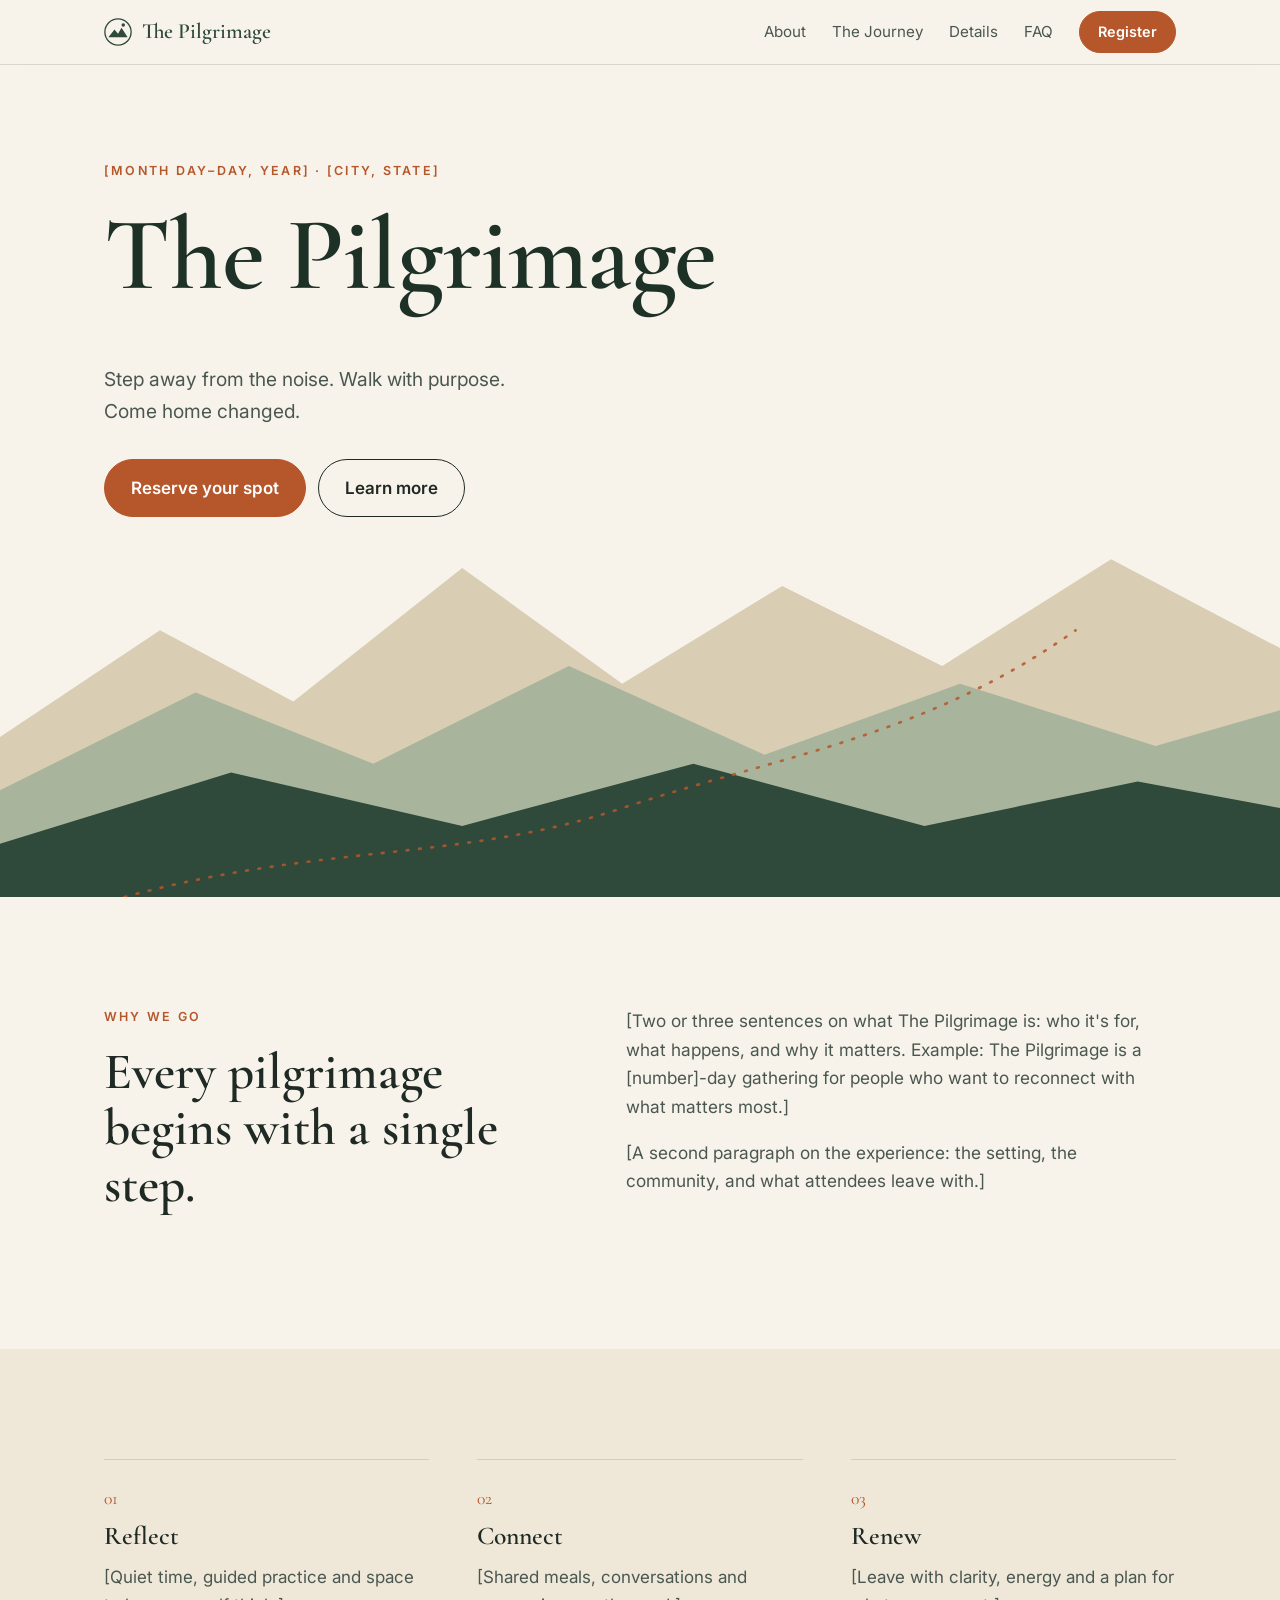
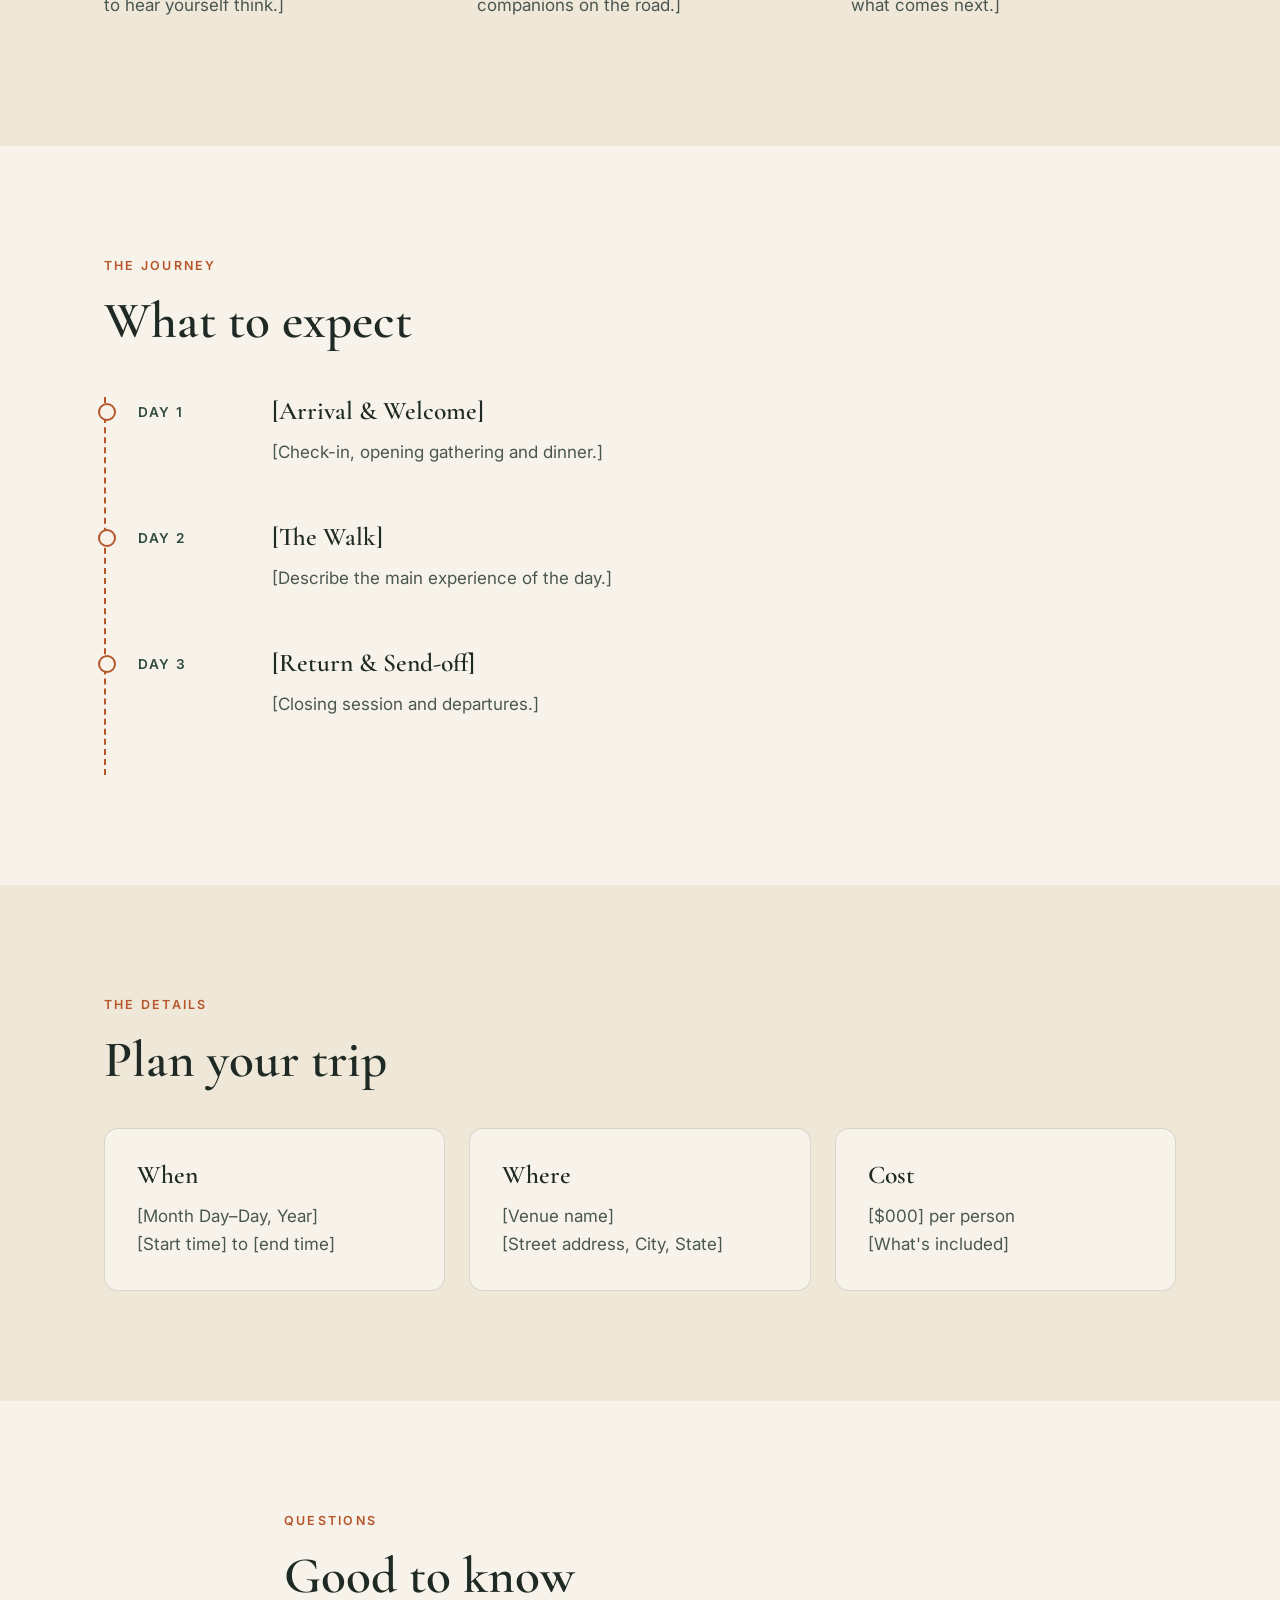
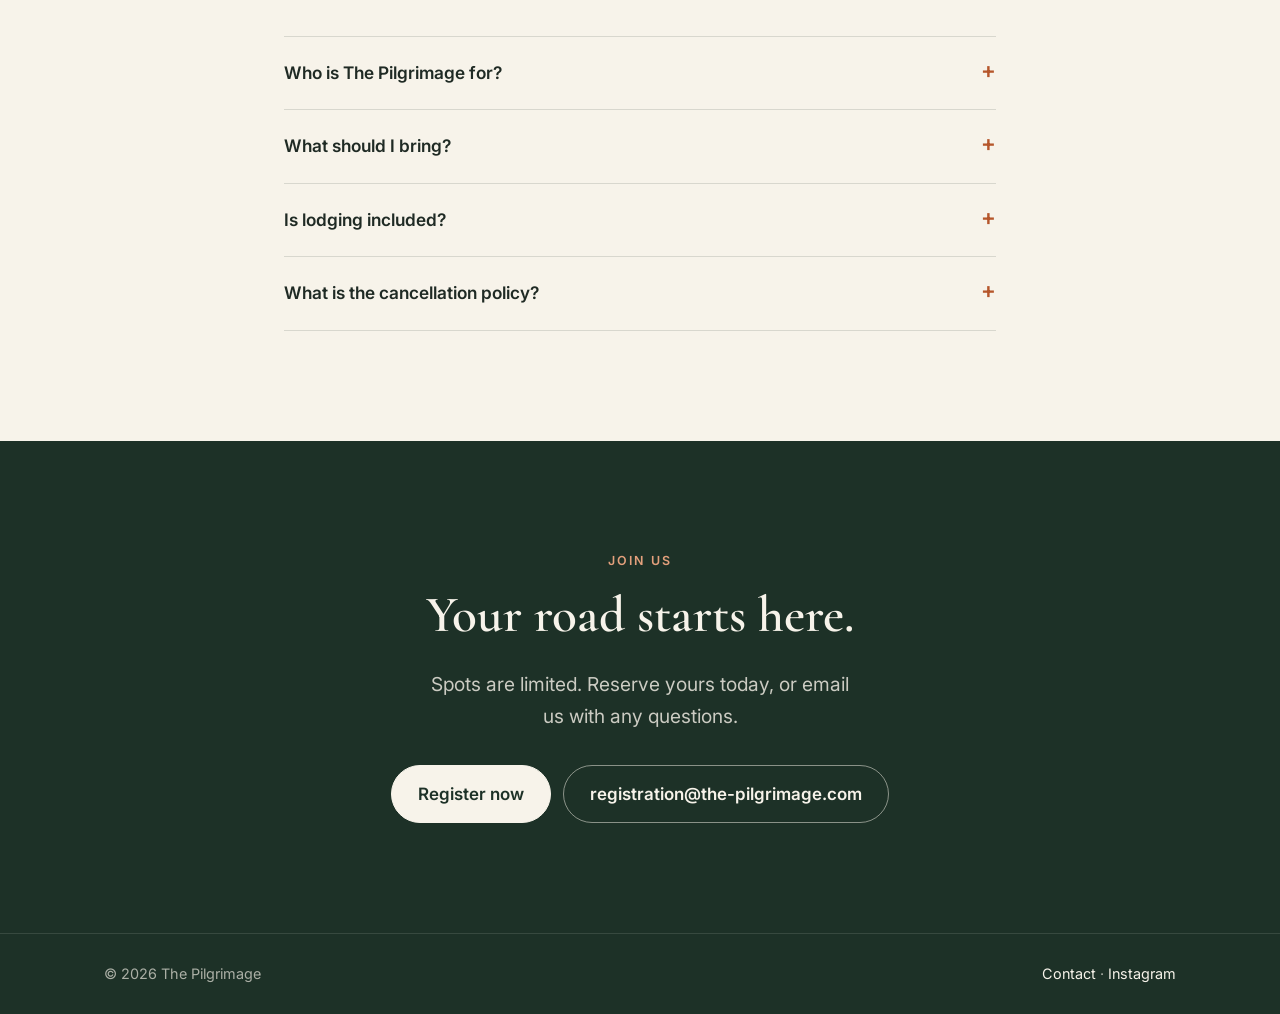
<file: pilgrimage-landing/index.html>
<!doctype html>
<html lang="en">
<head>
  <meta charset="utf-8">
  <meta name="viewport" content="width=device-width, initial-scale=1">
  <!-- ==========================================================
       EDIT ME: anything in [square brackets] is a placeholder.
       Search this file for "[" to find every spot to fill in.
       ========================================================== -->
  <title>The Pilgrimage</title>
  <meta name="description" content="The Pilgrimage: a journey of [purpose]. [Dates] · [Location]. Register today.">
  <meta property="og:title" content="The Pilgrimage">
  <meta property="og:description" content="A journey worth taking. [Dates] · [Location].">
  <meta property="og:type" content="website">
  <meta property="og:url" content="https://the-pilgrimage.com/">
  <link rel="icon" href="favicon.svg" type="image/svg+xml">
  <link rel="preconnect" href="https://fonts.googleapis.com">
  <link rel="preconnect" href="https://fonts.gstatic.com" crossorigin>
  <link href="https://fonts.googleapis.com/css2?family=Cormorant+Garamond:ital,wght@0,500;0,600;1,500&family=Inter:wght@400;500;600&display=swap" rel="stylesheet">
  <link rel="stylesheet" href="styles.css">
</head>
<body>

<header class="nav">
  <div class="wrap nav-inner">
    <a class="brand" href="#top" aria-label="The Pilgrimage home">
      <svg viewBox="0 0 32 32" width="28" height="28" aria-hidden="true"><circle cx="16" cy="16" r="15" fill="none" stroke="currentColor" stroke-width="1.5"/><path d="M5 22 L12 13 L16 18 L20 11 L27 22 Z" fill="currentColor"/><circle cx="22" cy="8" r="2" fill="currentColor"/></svg>
      <span>The Pilgrimage</span>
    </a>
    <nav class="nav-links" aria-label="Main">
      <a href="#about">About</a>
      <a href="#journey">The Journey</a>
      <a href="#details">Details</a>
      <a href="#faq">FAQ</a>
      <a class="btn btn-sm" href="#register">Register</a>
    </nav>
  </div>
</header>

<main id="top">

  <!-- HERO -->
  <section class="hero">
    <div class="hero-bg" aria-hidden="true">
      <svg viewBox="0 0 1440 600" preserveAspectRatio="xMidYMax slice">
        <path class="m3" d="M0 420 L180 300 L330 380 L520 230 L700 360 L880 250 L1060 340 L1250 220 L1440 320 L1440 600 L0 600Z"/>
        <path class="m2" d="M0 480 L220 370 L420 450 L640 340 L860 440 L1080 360 L1300 430 L1440 390 L1440 600 L0 600Z"/>
        <path class="m1" d="M0 540 L260 460 L520 520 L780 450 L1040 520 L1280 470 L1440 500 L1440 600 L0 600Z"/>
        <path class="trail" d="M140 600 C 360 540, 520 560, 700 500 S 1040 420, 1210 300"/>
      </svg>
    </div>
    <div class="wrap hero-content">
      <p class="eyebrow">[Month Day–Day, Year] · [City, State]</p>
      <h1>The Pilgrimage</h1>
      <p class="lede">Step away from the noise. Walk with purpose. Come home changed.</p>
      <div class="cta-row">
        <a class="btn" href="#register">Reserve your spot</a>
        <a class="btn btn-ghost" href="#about">Learn more</a>
      </div>
    </div>
  </section>

  <!-- ABOUT -->
  <section id="about" class="section">
    <div class="wrap two-col">
      <div>
        <p class="eyebrow">Why we go</p>
        <h2>Every pilgrimage begins with a single step.</h2>
      </div>
      <div class="prose">
        <p>[Two or three sentences on what The Pilgrimage is: who it's for, what happens, and why it matters. Example: The Pilgrimage is a [number]-day gathering for people who want to reconnect with what matters most.]</p>
        <p>[A second paragraph on the experience: the setting, the community, and what attendees leave with.]</p>
      </div>
    </div>
  </section>

  <!-- PILLARS -->
  <section class="section alt">
    <div class="wrap">
      <div class="pillars">
        <article>
          <span class="num">01</span>
          <h3>Reflect</h3>
          <p>[Quiet time, guided practice and space to hear yourself think.]</p>
        </article>
        <article>
          <span class="num">02</span>
          <h3>Connect</h3>
          <p>[Shared meals, conversations and companions on the road.]</p>
        </article>
        <article>
          <span class="num">03</span>
          <h3>Renew</h3>
          <p>[Leave with clarity, energy and a plan for what comes next.]</p>
        </article>
      </div>
    </div>
  </section>

  <!-- JOURNEY / SCHEDULE -->
  <section id="journey" class="section">
    <div class="wrap">
      <p class="eyebrow">The journey</p>
      <h2>What to expect</h2>
      <ol class="timeline">
        <li>
          <span class="day">Day 1</span>
          <div><h3>[Arrival &amp; Welcome]</h3><p>[Check-in, opening gathering and dinner.]</p></div>
        </li>
        <li>
          <span class="day">Day 2</span>
          <div><h3>[The Walk]</h3><p>[Describe the main experience of the day.]</p></div>
        </li>
        <li>
          <span class="day">Day 3</span>
          <div><h3>[Return &amp; Send-off]</h3><p>[Closing session and departures.]</p></div>
        </li>
      </ol>
    </div>
  </section>

  <!-- DETAILS -->
  <section id="details" class="section alt">
    <div class="wrap">
      <p class="eyebrow">The details</p>
      <h2>Plan your trip</h2>
      <div class="cards">
        <div class="card">
          <h3>When</h3>
          <p>[Month Day–Day, Year]<br>[Start time] to [end time]</p>
        </div>
        <div class="card">
          <h3>Where</h3>
          <p>[Venue name]<br>[Street address, City, State]</p>
        </div>
        <div class="card">
          <h3>Cost</h3>
          <p>[$000] per person<br>[What's included]</p>
        </div>
      </div>
    </div>
  </section>

  <!-- FAQ -->
  <section id="faq" class="section">
    <div class="wrap narrow">
      <p class="eyebrow">Questions</p>
      <h2>Good to know</h2>
      <details>
        <summary>Who is The Pilgrimage for?</summary>
        <p>[Answer.]</p>
      </details>
      <details>
        <summary>What should I bring?</summary>
        <p>[Answer.]</p>
      </details>
      <details>
        <summary>Is lodging included?</summary>
        <p>[Answer.]</p>
      </details>
      <details>
        <summary>What is the cancellation policy?</summary>
        <p>[Answer.]</p>
      </details>
    </div>
  </section>

  <!-- REGISTER -->
  <section id="register" class="section register">
    <div class="wrap narrow center">
      <p class="eyebrow">Join us</p>
      <h2>Your road starts here.</h2>
      <p class="lede">Spots are limited. Reserve yours today, or email us with any questions.</p>
      <div class="cta-row center">
        <!-- Swap this href for your ticketing / registration link (Eventbrite, Stripe, Google Form, etc.) -->
        <a class="btn btn-light" href="mailto:registration@the-pilgrimage.com?subject=Pilgrimage%20Registration">Register now</a>
        <a class="btn btn-ghost-light" href="mailto:registration@the-pilgrimage.com">registration@the-pilgrimage.com</a>
      </div>
    </div>
  </section>

</main>

<footer class="footer">
  <div class="wrap footer-inner">
    <p>© <span id="yr">2026</span> The Pilgrimage</p>
    <p><a href="mailto:registration@the-pilgrimage.com">Contact</a> · <a href="[https://instagram.com/yourhandle]">Instagram</a></p>
  </div>
</footer>

<script>document.getElementById('yr').textContent = new Date().getFullYear();</script>
</body>
</html>
</file>
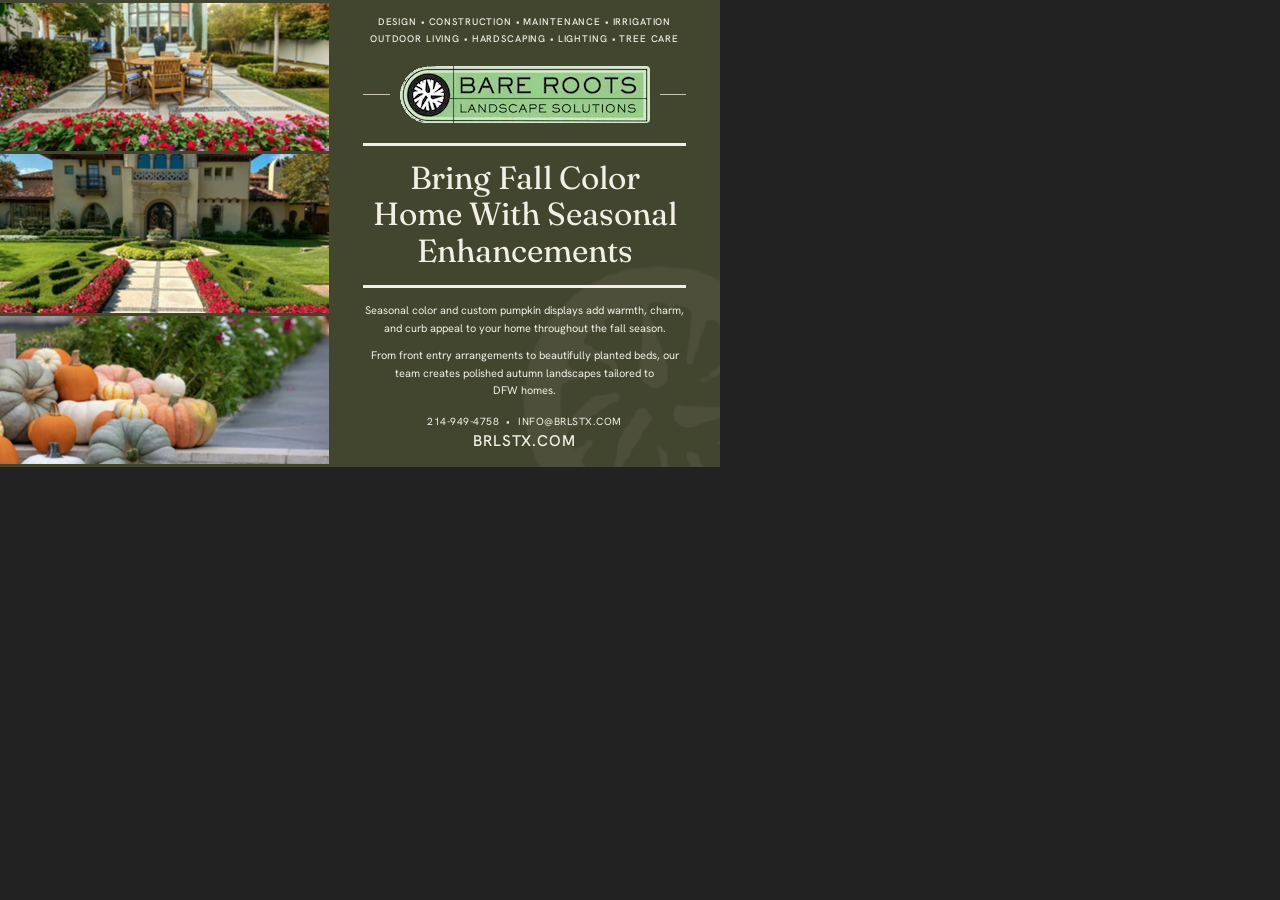
<file: bare-roots-fall-flyer/flyer.html>
<!doctype html>
<html lang="en">
<head>
<meta charset="utf-8">
<meta name="viewport" content="width=device-width, initial-scale=1">
<title>Bare Roots Fall Flyer</title>
<link rel="preconnect" href="https://fonts.googleapis.com">
<link rel="preconnect" href="https://fonts.gstatic.com" crossorigin>
<link href="https://fonts.googleapis.com/css2?family=Fraunces:opsz,wght@9..144,400;9..144,500&family=Hanken+Grotesk:wght@400;500;600&display=swap" rel="stylesheet">
<style>
  :root {
    --olive: #42462f;      /* Bare Roots olive band */
    --olive-deep: #363a26;
    --green: #6b7c3e;
    --cream: #f2efe6;
    --sage: #c4d7bb;       /* logo badge green */
    --rule: #e9e4d4;
  }
  * { box-sizing: border-box; margin: 0; padding: 0; }
  html, body { background: #222; }
  .flyer {
    width: 720px; height: 467px;
    display: grid; grid-template-columns: 329px 1fr;
    background: var(--olive);
    font-family: 'Hanken Grotesk', sans-serif;
    color: var(--cream);
    overflow: hidden; position: relative;
  }
  .photos { display: grid; grid-template-rows: 148px 159px 148px; row-gap: 3px; padding: 3px 0 3px; background: var(--olive); }
  .photos div { background-size: cover; background-position: center; }
  .p1 { background-image: url(images/photo-1-patio-fall.jpg); }
  .p2 { background-image: url(images/photo-2-garden-fall.jpg); }
  .p3 { background-image: url(images/photo-3-pumpkins.jpg); }

  .panel { position: relative; padding: 14px 34px 16px; text-align: center; display: flex; flex-direction: column; align-items: center; }
  .watermark { position: absolute; right: -80px; bottom: -80px; width: 290px; height: 290px; opacity: .06; pointer-events: none; }
  .services { font-size: 9.6px; letter-spacing: .09em; line-height: 1.75; font-weight: 500; text-transform: uppercase; }
  .logo-rule { display: flex; align-items: center; gap: 10px; width: 100%; margin-top: 18px; }
  .logo-rule::before, .logo-rule::after { content: ""; flex: 1; height: 1px; background: var(--rule); opacity: .8; }
  .logo { display: block; width: 250px; height: auto; flex: none; border-radius: 4px; }
  .bar { width: 100%; height: 3px; background: var(--cream); margin: 20px 0 14px; }
  h1 { font-family: 'Fraunces', serif; font-weight: 400; font-size: 32px; line-height: 1.15; }
  .bar2 { width: 100%; height: 3px; background: var(--cream); margin: 15px 0 14px; }
  p { font-size: 11px; line-height: 1.6; max-width: 336px; }
  p + p { margin-top: 10px; }
  .contact { margin-top: auto; padding-top: 6px; font-size: 10.4px; letter-spacing: .05em; }
  .url { font-size: 15.5px; letter-spacing: .06em; font-weight: 500; margin-top: 2px; }
</style>
</head>
<body>
<div class="flyer" id="flyer">
  <div class="photos">
    <div class="p1"></div>
    <div class="p2"></div>
    <div class="p3"></div>
  </div>
  <div class="panel">
    <img class="watermark" src="images/emblem-watermark.png" alt="">

    <div class="services">
      Design • Construction • Maintenance • Irrigation<br>
      Outdoor Living • Hardscaping • Lighting • Tree Care
    </div>

    <div class="logo-rule">
      <img class="logo" src="images/bare-roots-logo.png" alt="Bare Roots Landscape Solutions">
    </div>

    <div class="bar"></div>
    <h1>Bring Fall Color<br>Home With Seasonal<br>Enhancements</h1>
    <div class="bar2"></div>

    <p>Seasonal color and custom pumpkin displays add warmth, charm, and curb appeal to your home throughout the fall season.</p>
    <p>From front entry arrangements to beautifully planted beds, our team creates polished autumn landscapes tailored to DFW&nbsp;homes.</p>

    <div class="contact">214-949-4758 &nbsp;•&nbsp; INFO@BRLSTX.COM</div>
    <div class="url">BRLSTX.COM</div>
  </div>
</div>
</body>
</html>
</file>
<file: pilgrimage-landing/styles.css>
:root {
  --ink: #1f2a24;
  --ink-soft: #4a5750;
  --paper: #f7f3ea;
  --paper-alt: #efe8d9;
  --accent: #b5562b;      /* terracotta */
  --accent-dark: #8f4220;
  --forest: #2f4a3a;
  --forest-deep: #1d3127;
  --line: rgba(31, 42, 36, .14);
  --radius: 14px;
  --serif: "Cormorant Garamond", Georgia, serif;
  --sans: "Inter", system-ui, -apple-system, Segoe UI, Roboto, sans-serif;
}

* { box-sizing: border-box; }
html { scroll-behavior: smooth; scroll-padding-top: 72px; }
body {
  margin: 0;
  background: var(--paper);
  color: var(--ink);
  font: 17px/1.65 var(--sans);
  -webkit-font-smoothing: antialiased;
}
img, svg { display: block; max-width: 100%; }
a { color: inherit; }

.wrap { width: 100%; max-width: 1120px; margin: 0 auto; padding: 0 24px; }
.narrow { max-width: 760px; }
.center { text-align: center; justify-content: center; }

h1, h2, h3 { font-family: var(--serif); font-weight: 600; line-height: 1.1; margin: 0 0 .5em; }
h1 { font-size: clamp(3.2rem, 9vw, 6.5rem); letter-spacing: -.01em; }
h2 { font-size: clamp(2.1rem, 4.5vw, 3.2rem); }
h3 { font-size: 1.6rem; }
p { margin: 0 0 1em; }
.eyebrow {
  font-size: .78rem; font-weight: 600; letter-spacing: .18em; text-transform: uppercase;
  color: var(--accent); margin-bottom: 1rem;
}
.lede { font-size: 1.2rem; color: var(--ink-soft); max-width: 36ch; }

/* Buttons */
.btn {
  display: inline-block; padding: 14px 26px; border-radius: 999px;
  background: var(--accent); color: #fff; text-decoration: none; font-weight: 600;
  border: 1.5px solid var(--accent); transition: background .2s, transform .2s;
}
.btn:hover { background: var(--accent-dark); border-color: var(--accent-dark); transform: translateY(-1px); }
.btn-sm { padding: 8px 18px; font-size: .9rem; }
.btn-ghost { background: transparent; color: var(--ink); border-color: var(--ink); }
.btn-ghost:hover { background: var(--ink); color: var(--paper); border-color: var(--ink); }
.btn-light { background: var(--paper); color: var(--forest-deep); border-color: var(--paper); }
.btn-light:hover { background: #fff; border-color: #fff; }
.btn-ghost-light { background: transparent; color: var(--paper); border-color: rgba(247,243,234,.5); word-break: break-all; }
.btn-ghost-light:hover { background: rgba(247,243,234,.1); border-color: var(--paper); }
.cta-row { display: flex; flex-wrap: wrap; gap: 12px; margin-top: 2rem; }

/* Nav */
.nav {
  position: sticky; top: 0; z-index: 10;
  background: rgba(247, 243, 234, .88); backdrop-filter: blur(10px);
  border-bottom: 1px solid var(--line);
}
.nav-inner { display: flex; align-items: center; justify-content: space-between; height: 64px; }
.brand { display: flex; align-items: center; gap: 10px; text-decoration: none; color: var(--forest); font-family: var(--serif); font-size: 1.35rem; font-weight: 600; }
.nav-links { display: flex; align-items: center; gap: 26px; }
.nav-links a:not(.btn) { text-decoration: none; font-size: .95rem; color: var(--ink-soft); }
.nav-links a:not(.btn):hover { color: var(--ink); }

/* Hero */
.hero { position: relative; overflow: hidden; padding: 96px 0 clamp(200px, 30vw, 380px); }
.hero-bg { position: absolute; left: 0; right: 0; bottom: 0; height: clamp(220px, 32vw, 400px); z-index: 0; }
.hero-bg svg { width: 100%; height: 100%; }
.m3 { fill: #d9cdb4; }
.m2 { fill: #a9b49d; }
.m1 { fill: var(--forest); }
.trail { fill: none; stroke: var(--accent); stroke-width: 3; stroke-dasharray: 2 12; stroke-linecap: round; opacity: .85; }
.hero-content { position: relative; z-index: 1; }
.hero h1 { color: var(--forest-deep); }

/* Sections */
.section { padding: 110px 0; }
.alt { background: var(--paper-alt); }
.two-col { display: grid; grid-template-columns: 1fr 1.2fr; gap: 64px; align-items: start; }
.prose p { color: var(--ink-soft); font-size: 1.08rem; }

.pillars { display: grid; grid-template-columns: repeat(3, 1fr); gap: 48px; }
.pillars .num { font-family: var(--serif); font-size: 1.1rem; color: var(--accent); display: block; margin-bottom: .6rem; }
.pillars article { border-top: 1px solid var(--line); padding-top: 24px; }
.pillars p { color: var(--ink-soft); }

.timeline { list-style: none; margin: 3rem 0 0; padding: 0; border-left: 2px dashed var(--accent); }
.timeline li { display: grid; grid-template-columns: 110px 1fr; gap: 24px; padding: 0 0 40px 32px; position: relative; }
.timeline li::before { content: ""; position: absolute; left: -8px; top: 6px; width: 14px; height: 14px; border-radius: 50%; background: var(--paper); border: 2px solid var(--accent); }
.timeline .day { font-weight: 600; font-size: .85rem; letter-spacing: .12em; text-transform: uppercase; color: var(--forest); padding-top: 4px; }
.timeline p { color: var(--ink-soft); }

.cards { display: grid; grid-template-columns: repeat(3, 1fr); gap: 24px; margin-top: 2.5rem; }
.card { background: var(--paper); border: 1px solid var(--line); border-radius: var(--radius); padding: 32px; }
.card p { color: var(--ink-soft); margin: 0; }

details { border-bottom: 1px solid var(--line); padding: 22px 0; }
details:first-of-type { margin-top: 2rem; border-top: 1px solid var(--line); }
summary { cursor: pointer; font-weight: 600; font-size: 1.08rem; list-style: none; display: flex; justify-content: space-between; gap: 16px; }
summary::-webkit-details-marker { display: none; }
summary::after { content: "+"; color: var(--accent); font-size: 1.4rem; line-height: 1; transition: transform .2s; }
details[open] summary::after { transform: rotate(45deg); }
details p { color: var(--ink-soft); margin: 14px 0 0; }

.register { background: var(--forest-deep); color: var(--paper); }
.register .eyebrow { color: #e3a07c; }
.register .lede { color: rgba(247,243,234,.8); margin: 0 auto; }

.footer { background: var(--forest-deep); color: rgba(247,243,234,.65); border-top: 1px solid rgba(247,243,234,.12); font-size: .9rem; }
.footer-inner { display: flex; justify-content: space-between; flex-wrap: wrap; gap: 8px; padding-top: 28px; padding-bottom: 28px; }
.footer p { margin: 0; }
.footer a { color: var(--paper); text-decoration: none; }

/* Responsive */
@media (max-width: 860px) {
  .nav-links a:not(.btn) { display: none; }
  .two-col, .pillars, .cards { grid-template-columns: 1fr; gap: 32px; }
  .section { padding: 80px 0; }
}
@media (max-width: 520px) {
  .wrap { padding: 0 16px; }
  .timeline li { grid-template-columns: 1fr; gap: 4px; padding-left: 24px; }
  .hero { padding-top: 56px; }
}
@media (prefers-reduced-motion: reduce) {
  html { scroll-behavior: auto; }
  .btn { transition: none; }
}
</file>
